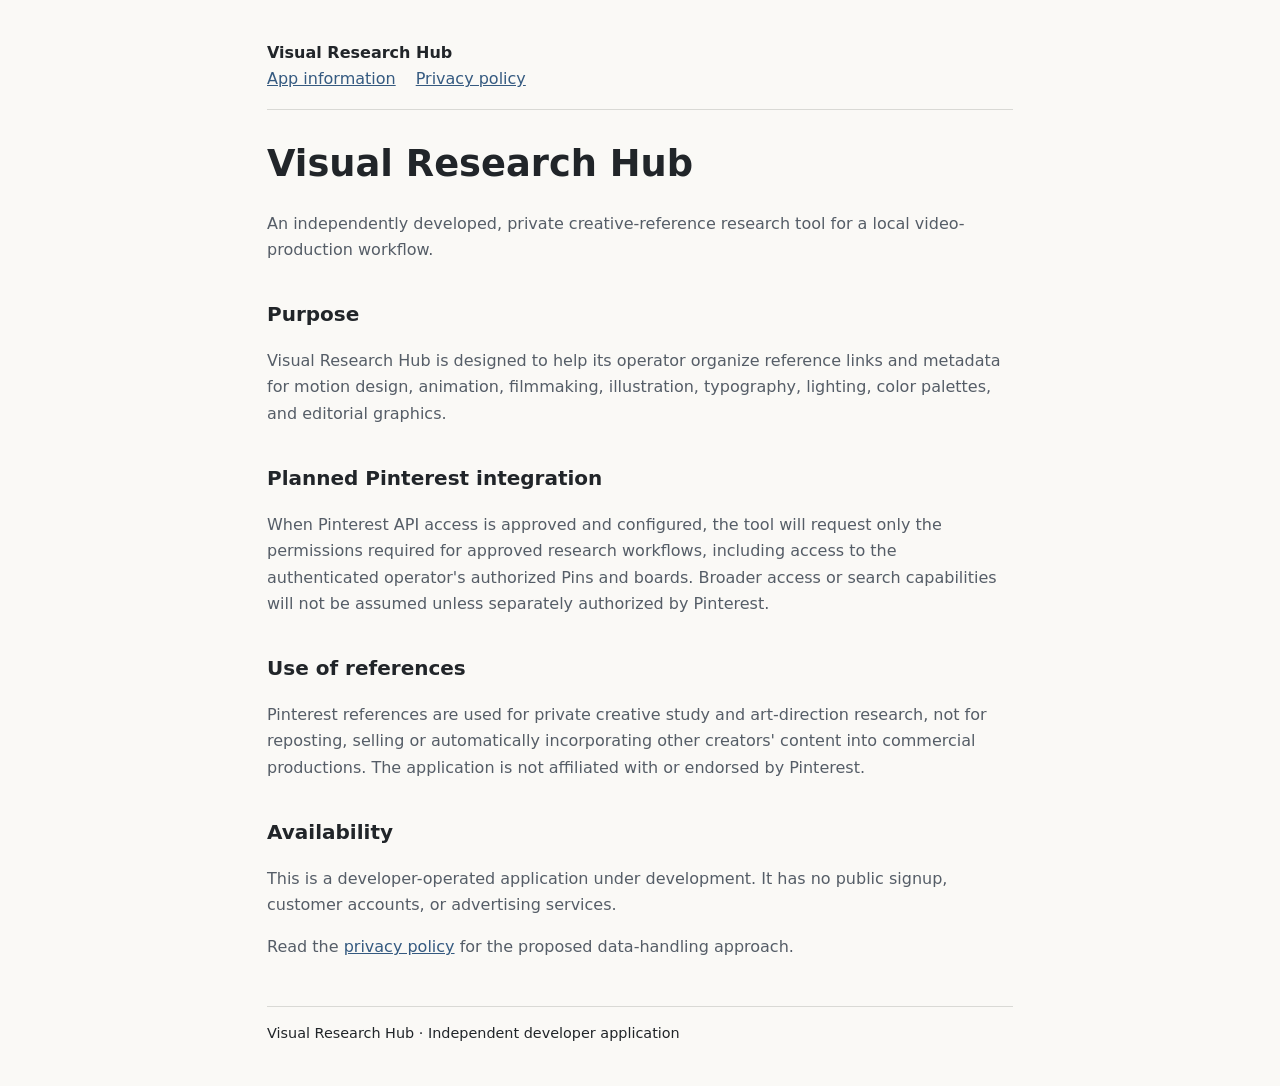
<file: index.html>
<!doctype html>
<html lang="en"><head><meta charset="utf-8"><meta name="viewport" content="width=device-width,initial-scale=1"><meta name="description" content="Visual Research Hub: a private creative-reference research integration for animation and filmmaking."><title>Visual Research Hub — App Information</title><link rel="stylesheet" href="styles.css"></head><body>
<header><strong>Visual Research Hub</strong><nav><a href="index.html">App information</a><a href="privacy.html">Privacy policy</a></nav></header>
<main><h1>Visual Research Hub</h1><p>An independently developed, private creative-reference research tool for a local video-production workflow.</p>
<h2>Purpose</h2><p>Visual Research Hub is designed to help its operator organize reference links and metadata for motion design, animation, filmmaking, illustration, typography, lighting, color palettes, and editorial graphics.</p>
<h2>Planned Pinterest integration</h2><p>When Pinterest API access is approved and configured, the tool will request only the permissions required for approved research workflows, including access to the authenticated operator's authorized Pins and boards. Broader access or search capabilities will not be assumed unless separately authorized by Pinterest.</p>
<h2>Use of references</h2><p>Pinterest references are used for private creative study and art-direction research, not for reposting, selling or automatically incorporating other creators' content into commercial productions. The application is not affiliated with or endorsed by Pinterest.</p>
<h2>Availability</h2><p>This is a developer-operated application under development. It has no public signup, customer accounts, or advertising services.</p>
<p>Read the <a href="privacy.html">privacy policy</a> for the proposed data-handling approach.</p></main>
<footer>Visual Research Hub · Independent developer application</footer></body></html>
</file>
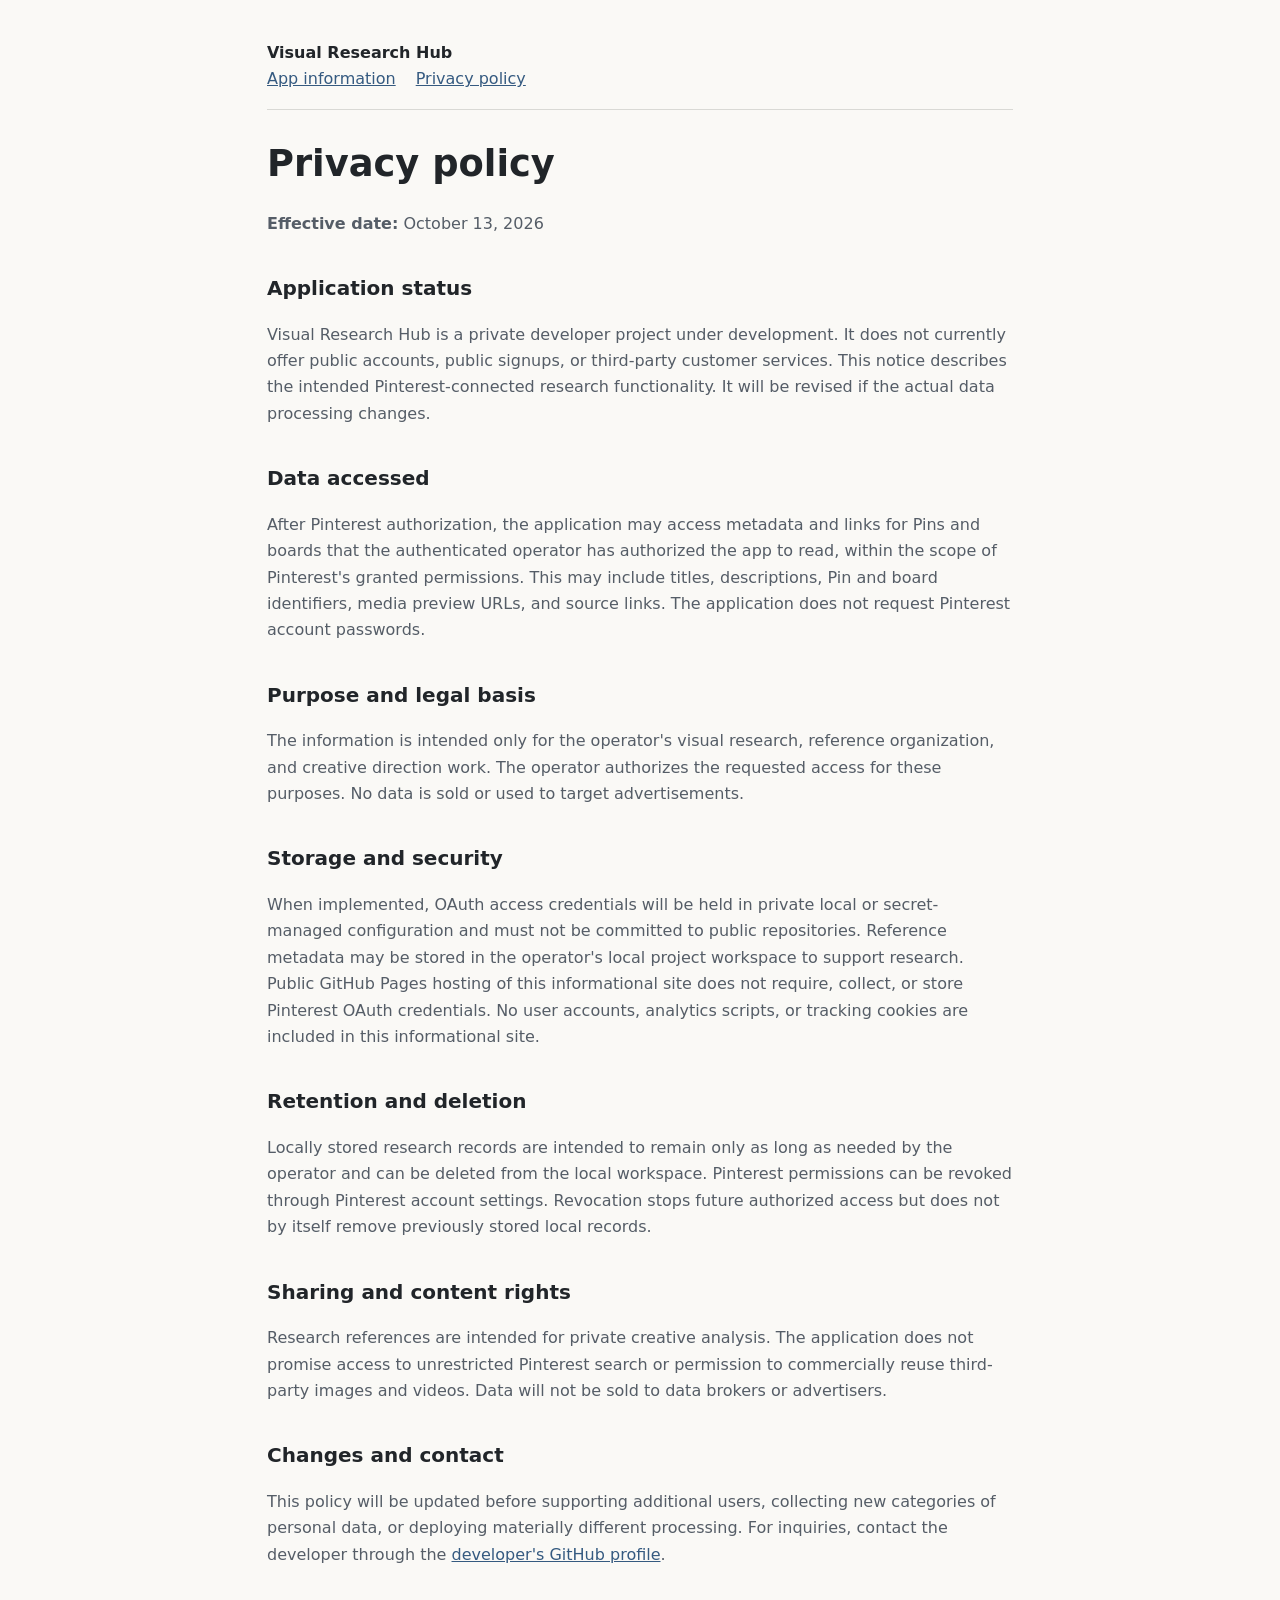
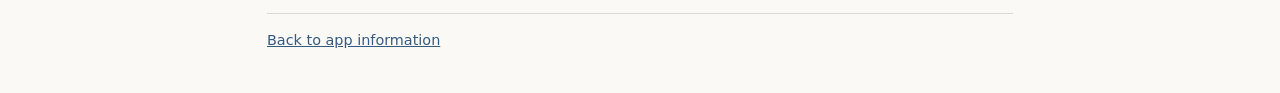
<file: privacy.html>
<!doctype html>
<html lang="en"><head><meta charset="utf-8"><meta name="viewport" content="width=device-width,initial-scale=1"><meta name="description" content="Privacy notice for the Visual Research Hub private creative research application."><title>Privacy Policy — Visual Research Hub</title><link rel="stylesheet" href="styles.css"></head><body>
<header><strong>Visual Research Hub</strong><nav><a href="index.html">App information</a><a href="privacy.html">Privacy policy</a></nav></header>
<main><h1>Privacy policy</h1><p><strong>Effective date:</strong> October 13, 2026</p>
<h2>Application status</h2><p>Visual Research Hub is a private developer project under development. It does not currently offer public accounts, public signups, or third-party customer services. This notice describes the intended Pinterest-connected research functionality. It will be revised if the actual data processing changes.</p>
<h2>Data accessed</h2><p>After Pinterest authorization, the application may access metadata and links for Pins and boards that the authenticated operator has authorized the app to read, within the scope of Pinterest's granted permissions. This may include titles, descriptions, Pin and board identifiers, media preview URLs, and source links. The application does not request Pinterest account passwords.</p>
<h2>Purpose and legal basis</h2><p>The information is intended only for the operator's visual research, reference organization, and creative direction work. The operator authorizes the requested access for these purposes. No data is sold or used to target advertisements.</p>
<h2>Storage and security</h2><p>When implemented, OAuth access credentials will be held in private local or secret-managed configuration and must not be committed to public repositories. Reference metadata may be stored in the operator's local project workspace to support research. Public GitHub Pages hosting of this informational site does not require, collect, or store Pinterest OAuth credentials. No user accounts, analytics scripts, or tracking cookies are included in this informational site.</p>
<h2>Retention and deletion</h2><p>Locally stored research records are intended to remain only as long as needed by the operator and can be deleted from the local workspace. Pinterest permissions can be revoked through Pinterest account settings. Revocation stops future authorized access but does not by itself remove previously stored local records.</p>
<h2>Sharing and content rights</h2><p>Research references are intended for private creative analysis. The application does not promise access to unrestricted Pinterest search or permission to commercially reuse third-party images and videos. Data will not be sold to data brokers or advertisers.</p>
<h2>Changes and contact</h2><p>This policy will be updated before supporting additional users, collecting new categories of personal data, or deploying materially different processing. For inquiries, contact the developer through the <a href="https://github.com/WoofMeowmeow1">developer's GitHub profile</a>.</p></main>
<footer><a href="index.html">Back to app information</a></footer></body></html>
</file>
<file: styles.css>
:root{color-scheme:light;--ink:#212529;--muted:#555d67;--accent:#355a80}*{box-sizing:border-box}body{font-family:system-ui,-apple-system,Segoe UI,sans-serif;max-width:790px;margin:0 auto;padding:40px 22px;line-height:1.65;color:var(--ink);background:#faf9f6}header{border-bottom:1px solid #d9d9d5;margin-bottom:32px;padding-bottom:16px}h1{line-height:1.2;font-size:2.3rem}h2{margin-top:35px;font-size:1.25rem}p,li{color:var(--muted)}a{color:var(--accent)}nav a{margin-right:20px}footer{border-top:1px solid #d9d9d5;margin-top:45px;padding-top:15px;font-size:.9rem}
</file>
